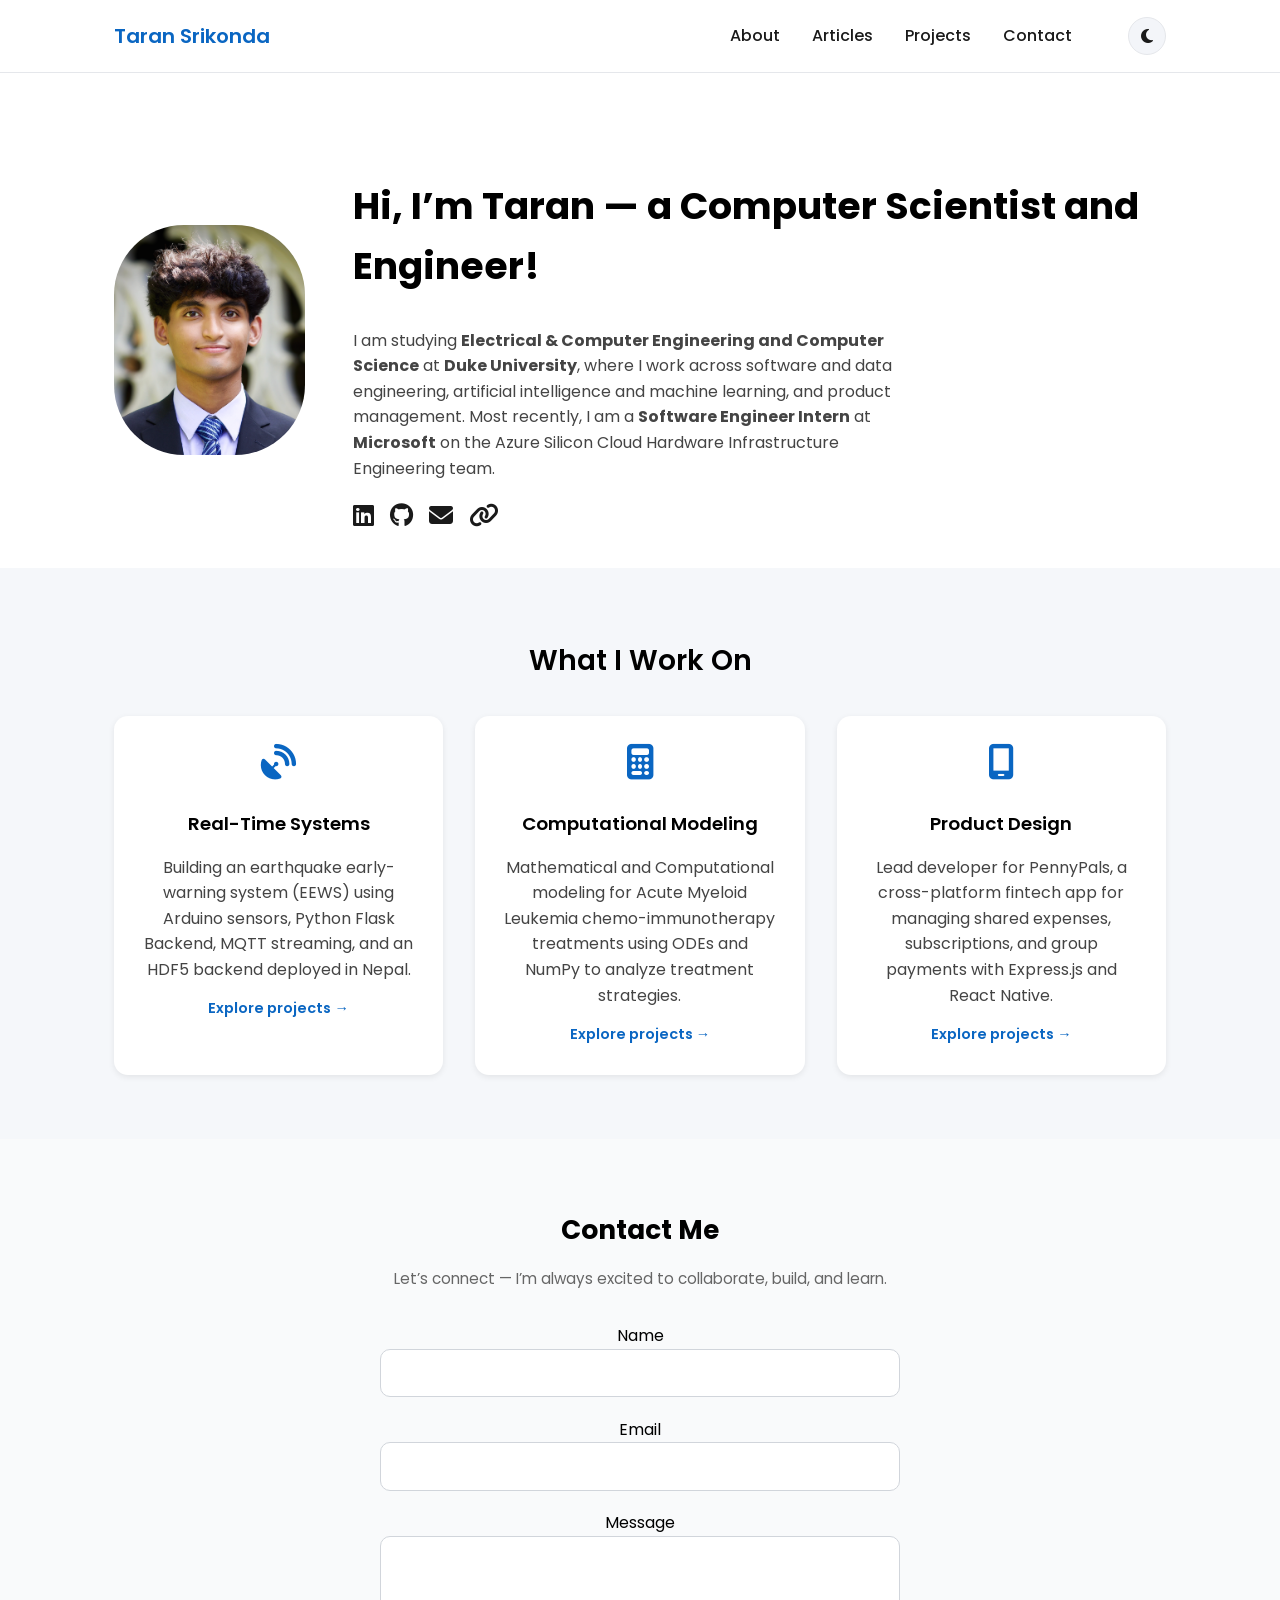
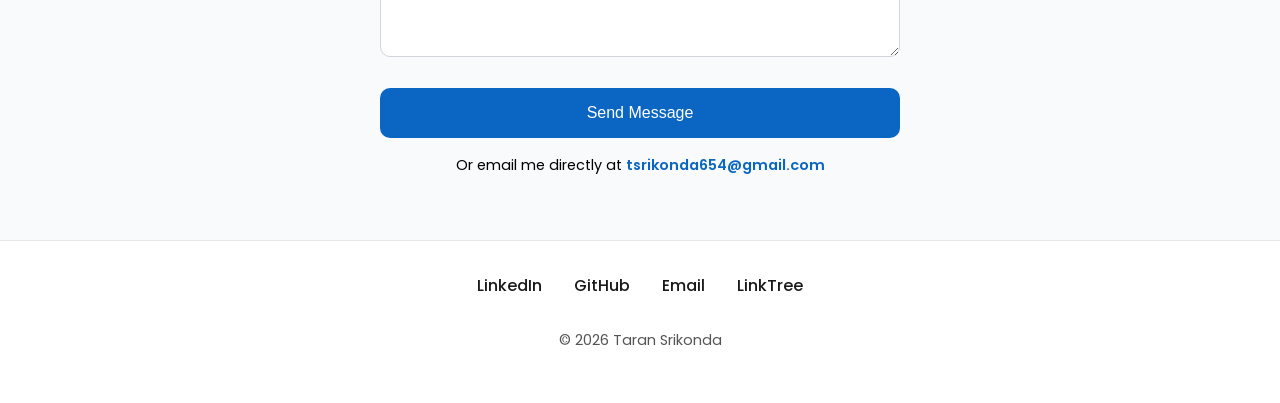
<file: index.html>
<!doctype html>
<html lang="en">
<head>
  <meta charset="utf-8" />
  <meta name="viewport" content="width=device-width, initial-scale=1" />
  <title>Taran Srikonda</title>
  <link rel="stylesheet" href="styles/main1.css">
  <link rel="stylesheet" href="https://cdnjs.cloudflare.com/ajax/libs/font-awesome/6.4.0/css/all.min.css">
  <meta name="description" content="Portfolio of Taran Srikonda — Duke ECE/CS, earthquake early-warning research, AI/ML engineering, product design, and educational work." />
  <script>
    // Apply saved theme before render to avoid flash
    if (localStorage.getItem('theme') === 'dark') {
      document.documentElement.classList.add('dark-preload');
    }
  </script>
  <style>
    html.dark-preload body { background-color: #0f1419; }
  </style>
</head>

<body>

<header>
  <div class="container nav-container">
    <a class="brand" href="/" aria-label="Home">Taran Srikonda</a>

    <button class="hamburger" aria-label="Open menu">
      <span></span>
      <span></span>
      <span></span>
    </button>

    <ul id="site-nav" class="nav__list" role="menubar">
      <li><a href="about.html">About</a></li>
      <li><a href="articles.html">Articles</a></li>
      <li><a href="projects.html">Projects</a></li>
      <li><a href="index.html#contact" class="nav__cta">Contact</a></li>
      <li>
        <button class="theme-toggle" aria-label="Toggle dark mode">
          <i class="fas fa-moon"></i>
        </button>
      </li>
    </ul>

    <nav class="nav-overlay">
      <button class="close-btn" aria-label="Close menu">&times;</button>
      <ul>
        <li><a href="about.html">About</a></li>
        <li><a href="articles.html">Articles</a></li>
        <li><a href="projects.html">Projects</a></li>
        <li><a href="index.html#contact">Contact</a></li>
      </ul>
    </nav>
  </div>
</header>

<main>
  <section class="hero">
    <div class="container hero__inner">

      <div class="hero__photo">
        <img src="img/professionalphoto.png" alt="Taran Srikonda profile picture">
      </div>

      <div class="hero__content">
        <h1 class="hero__title">Hi, I’m Taran — a Computer Scientist and Engineer!</h1>
        <p class="hero__lede">
          I am studying <strong>Electrical & Computer Engineering and Computer Science</strong> at <strong>Duke University</strong>, where I work across 
          software and data engineering, artificial intelligence and machine learning, and product management. Most recently, I am a <strong>Software Engineer Intern</strong> at <strong>Microsoft</strong> on the Azure Silicon Cloud Hardware Infrastructure Engineering team.
        </p>

        <div class="social-links">
          <a href="https://www.linkedin.com/in/taran-srikonda-ab4564234" target="_blank"><i class="fab fa-linkedin"></i></a>
          <a href="https://github.com/tarans65" target="_blank"><i class="fab fa-github"></i></a>
          <a href="mailto:tsrikonda654@gmail.com"><i class="fas fa-envelope"></i></a>
          <a href="https://linktr.ee/Taran_Sr" target="_blank"> <i class="fas fa-link"></i> </a>

          
        </div>
      </div>

    </div>
  </section>

  <section class="resources">
  <div class="container">
    <h2 class="resources__title">What I Work On</h2>

    <div class="work-grid">

      <div class="work-card">
        <i class="fa-solid fa-satellite-dish work-icon"></i>
        <h3 class="work-title">Real-Time Systems</h3>
        <p>
          Building an earthquake early-warning system (EEWS) using Arduino sensors, Python Flask Backend, MQTT streaming,
          and an HDF5 backend deployed in Nepal.
        </p>
        <a href="projects.html" class="work-link">Explore projects →</a>
      </div>

      <div class="work-card">
        <i class="fa-solid fa-calculator work-icon"></i>
        <h3 class="work-title">Computational Modeling</h3>
        <p>
          Mathematical and Computational modeling for Acute Myeloid Leukemia chemo-immunotherapy treatments using ODEs and NumPy to analyze treatment strategies.
        </p>
        <a href="projects.html#amlmodel" class="work-link">Explore projects →</a>
      </div>


      <div class="work-card">
        <i class="fa-solid fa-mobile-screen work-icon"></i>
        <h3 class="work-title">Product Design</h3>
        <p> 
          Lead developer for PennyPals, a cross-platform fintech app for managing shared expenses, subscriptions, and group payments with Express.js and React Native.
        </p>
        <a href="projects.html#pennypals" class="work-link">Explore projects →</a>
      </div>


    </div>
  </div>
</section>


<section id="contact">
  <div class="contact-container">
    <h2>Contact Me</h2>
    <p class="contact-subtitle">Let’s connect — I’m always excited to collaborate, build, and learn.</p>

    <form action="https://formspree.io/f/mqarlvpv" method="POST" class="contact-form">
      <label>Name</label>
      <input type="text" name="name" required>

      <label>Email</label>
      <input type="email" name="email" required>

      <label>Message</label>
      <textarea name="message" rows="5" required></textarea>

      <button type="submit">Send Message</button>
    </form>

    <p class="direct-email">
      Or email me directly at 
      <a href="mailto:tsrikonda654@gmail.com">tsrikonda654@gmail.com</a>
    </p>
  </div>
</section>


</main>

<footer>
  <div class="footer__inner">

    <div class="footer-links">
      <a href="https://www.linkedin.com/in/taran-srikonda-ab4564234" target="_blank">LinkedIn</a>
      <a href="https://github.com/tarans65" target="_blank">GitHub</a>
      <a href="mailto:tsrikonda654@gmail.com">Email</a>
      <a href="https://linktr.ee/Taran_Sr" target="_blank">LinkTree</a>
    </div>

    <p class="footer-copy">© 2026 Taran Srikonda</p>

  </div>
</footer>

<script>
  const hamburger = document.querySelector('.hamburger');
  const navOverlay = document.querySelector('.nav-overlay');
  const closeBtn = document.querySelector('.close-btn');

  hamburger.addEventListener('click', () => {
    navOverlay.classList.add('active');
    hamburger.classList.add('hide');
  });

  closeBtn.addEventListener('click', () => {
    navOverlay.classList.remove('active');
    hamburger.classList.remove('hide');
  });
</script>

<!-- DARK MODE TOGGLE SCRIPT -->
<script>
  (function () {
    const body = document.body;
    const toggle = document.querySelector('.theme-toggle');
    const icon = toggle ? toggle.querySelector('i') : null;

    // Apply saved theme on load
    document.documentElement.classList.remove('dark-preload');
    if (localStorage.getItem('theme') === 'dark') {
      body.classList.add('dark');
      if (icon) { icon.classList.remove('fa-moon'); icon.classList.add('fa-sun'); }
    }

    if (toggle) {
      toggle.addEventListener('click', () => {
        // brief morph animation
        toggle.classList.add('switching');
        setTimeout(() => {
          const isDark = body.classList.toggle('dark');
          localStorage.setItem('theme', isDark ? 'dark' : 'light');
          if (icon) {
            icon.classList.toggle('fa-moon', !isDark);
            icon.classList.toggle('fa-sun', isDark);
          }
          toggle.classList.remove('switching');
        }, 200);
      });
    }
  })();
</script>

</body>
</html>
</file>
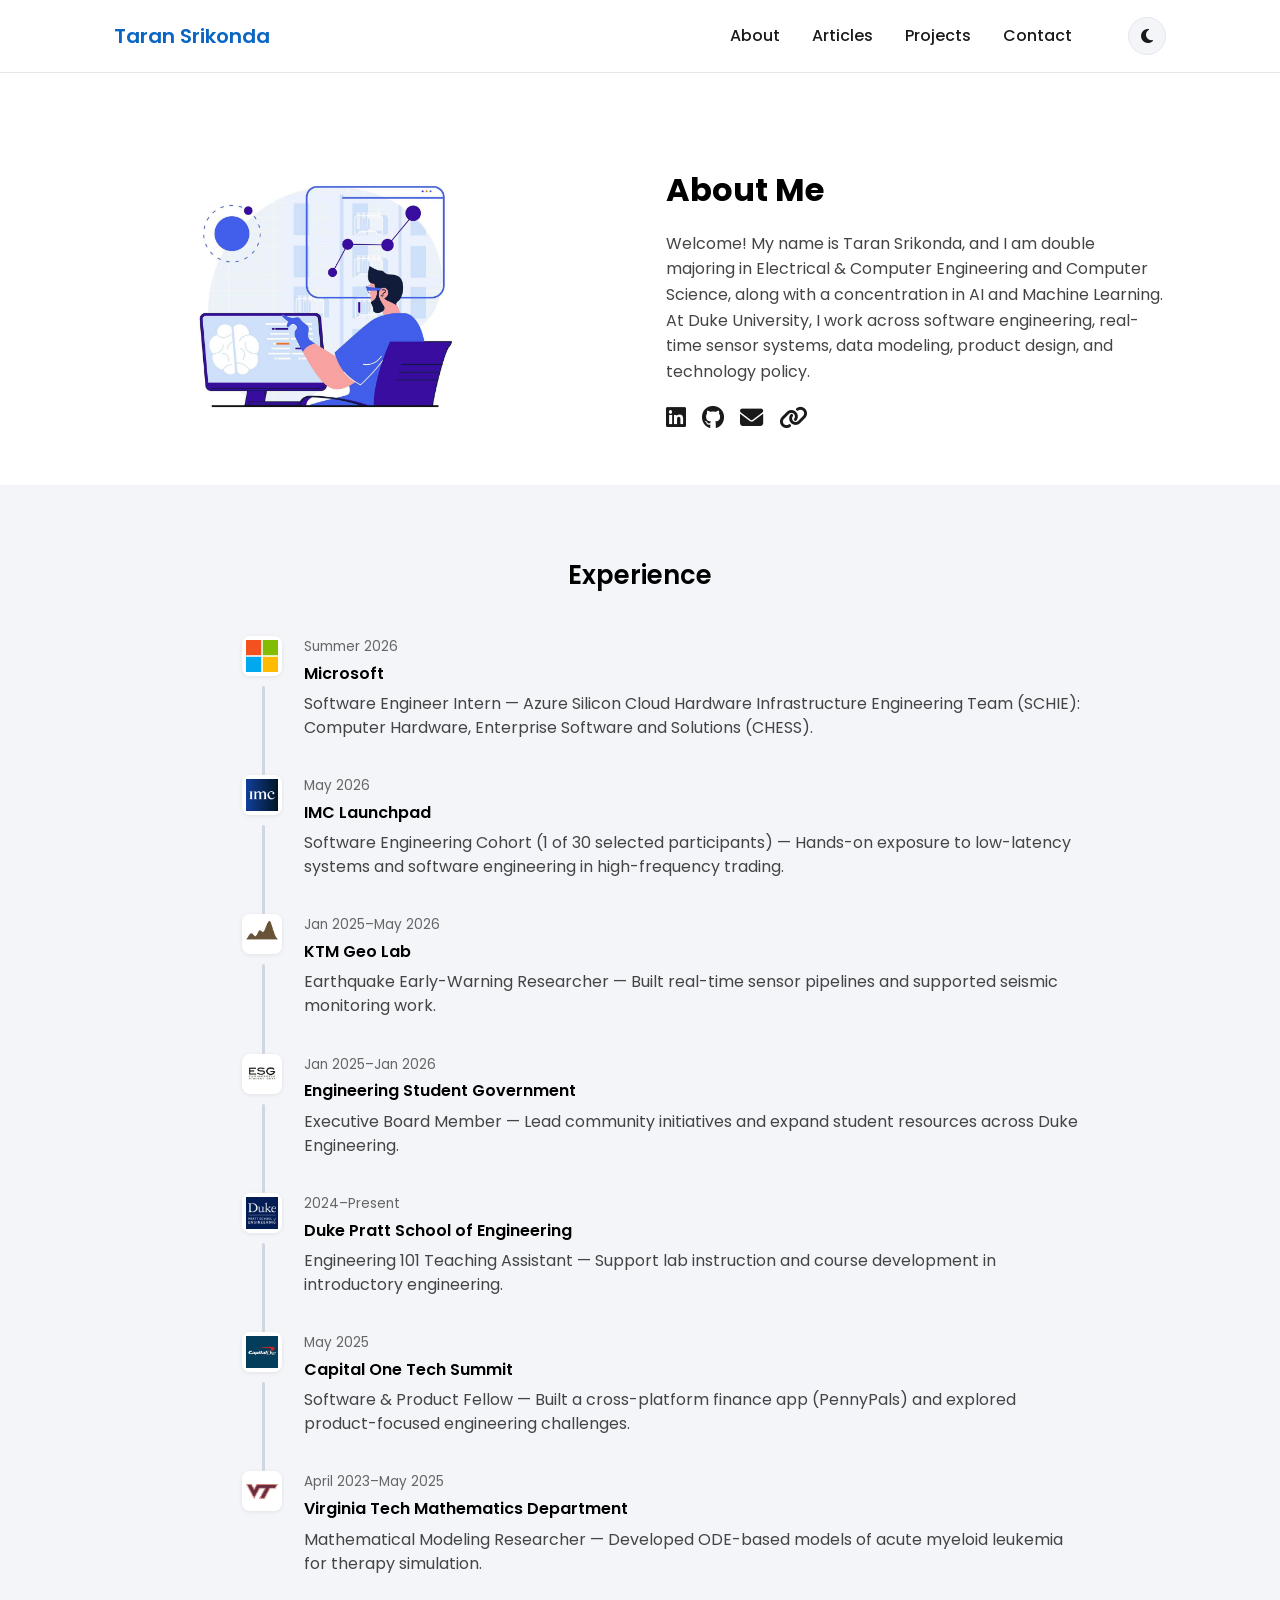
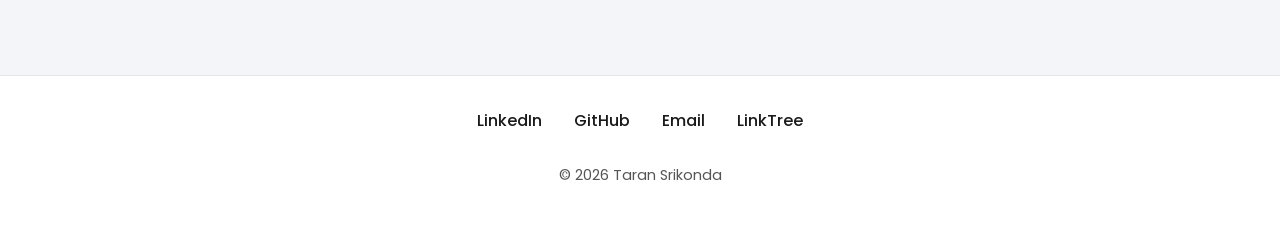
<file: about.html>
<!doctype html>
<html lang="en">
<head>
  <meta charset="utf-8" />
  <meta name="viewport" content="width=device-width, initial-scale=1" />
  <title>About — Taran Srikonda</title>
  <meta name="description" content="About Taran Srikonda — Duke ECE/CS student working on EEWS technology, computational biology, and product development." />
  <link rel="stylesheet" href="styles/main1.css" />
  <link rel="stylesheet" href="https://cdnjs.cloudflare.com/ajax/libs/font-awesome/6.4.0/css/all.min.css">
  <script>
    if (localStorage.getItem('theme') === 'dark') {
      document.documentElement.classList.add('dark-preload');
    }
  </script>
  <style>
    html.dark-preload body { background-color: #0f1419; }

    /* Override timeline styles to create gaps between icons */
    .timeline::before {
      display: none !important;
    }

    .timeline-item::before {
      content: "";
      position: absolute;
      left: 12px;
      top: 50px;
      bottom: -2.2rem;
      width: 3px;
      background: #d0d7e2;
      border-radius: 2px;
      z-index: 0;
    }

    .timeline-item:last-child::before {
      display: none;
    }

    .timeline-item .timeline-icon {
      position: relative;
      flex-shrink: 0;
      z-index: 2;
    }

    body.dark .timeline-item::before {
      background: #30363d;
    }
  </style>
</head>

<body>
  <header>
    <div class="container nav-container">
      <a class="brand" href="index.html" aria-label="Home">Taran Srikonda</a>

      <button class="hamburger" aria-label="Open menu">
        <span></span>
        <span></span>
        <span></span>
      </button>

      <ul class="nav__list" role="menubar">
        <li><a href="about.html">About</a></li>
        <li><a href="articles.html">Articles</a></li>
        <li><a href="projects.html">Projects</a></li>
        <li><a role="menuitem" href="index.html#contact" class="nav__cta">Contact</a></li>
        <li>
          <button class="theme-toggle" aria-label="Toggle dark mode">
            <i class="fas fa-moon"></i>
          </button>
        </li>
      </ul>

      <nav class="nav-overlay">
        <button class="close-btn" aria-label="Close menu">&times;</button>
        <ul role="menubar">
          <li><a href="about.html">About</a></li>
          <li><a href="articles.html">Articles</a></li>
          <li><a href="projects.html">Projects</a></li>
          <li><a href="index.html#contact">Contact</a></li>
        </ul>
      </nav>
    </div>
  </header>

  <main>

    <section class="about-hero">
      <div class="container about-flex">
        <img src="img/scientist.png" alt="Scientist illustration" class="about-illustration">

        <div class="about-text">
          <h2>About Me</h2>
          <p>
            Welcome! My name is Taran Srikonda, and I am double majoring in Electrical & Computer Engineering and Computer Science, along with a concentration in AI and Machine Learning. At Duke University,
            I work across software engineering, real-time sensor systems, data modeling,
            product design, and technology policy.
          </p>

          <div class="social-links">
            <a href="https://www.linkedin.com/in/taran-srikonda-ab4564234" target="_blank"><i class="fab fa-linkedin"></i></a>
            <a href="https://github.com/tarans65" target="_blank"><i class="fab fa-github"></i></a>
            <a href="mailto:tsrikonda654@gmail.com"><i class="fas fa-envelope"></i></a>
            <a href="https://linktr.ee/Taran_Sr" target="_blank"><i class="fas fa-link"></i></a>
          </div>
        </div>
      </div>
    </section>

    <!-- Experience Timeline -->
    <section class="experience">
      <h2 class="experience__title">Experience</h2>

      <div class="timeline">

        <!-- Microsoft -->
        <div class="timeline-item">
          <div class="timeline-icon">
            <img src="img/microsoft.png" alt="Microsoft">
          </div>
          <div>
            <div class="timeline-date">Summer 2026</div>
            <div class="timeline-content">
              <h3>Microsoft</h3>
              <p>Software Engineer Intern — Azure Silicon Cloud Hardware Infrastructure Engineering Team (SCHIE): Computer Hardware, Enterprise Software and Solutions (CHESS).</p>
            </div>
          </div>
        </div>

        <!-- IMC Launchpad -->
        <div class="timeline-item">
          <div class="timeline-icon">
            <img src="img/imc.png" alt="IMC Launchpad">
          </div>
          <div>
            <div class="timeline-date">May 2026</div>
            <div class="timeline-content">
              <h3>IMC Launchpad</h3>
              <p>Software Engineering Cohort (1 of 30 selected participants) — Hands-on exposure to low-latency systems and software engineering in high-frequency trading.</p>
            </div>
          </div>
        </div>

        <!-- KTM GeoLab -->
        <div class="timeline-item">
          <div class="timeline-icon">
            <img src="img/KTMGEOLABPNG.png" alt="KTM GeoLab">
          </div>
          <div>
            <div class="timeline-date">Jan 2025–May 2026</div>
            <div class="timeline-content">
              <h3>KTM Geo Lab</h3>
              <p>Earthquake Early-Warning Researcher — Built real-time sensor pipelines and supported seismic monitoring work.</p>
            </div>
          </div>
        </div>

        <!-- ESG -->
        <div class="timeline-item">
          <div class="timeline-icon">
            <img src="img/dukeesg.jpg" alt="Engineering Student Government">
          </div>
          <div>
            <div class="timeline-date">Jan 2025–Jan 2026</div>
            <div class="timeline-content">
              <h3>Engineering Student Government</h3>
              <p>Executive Board Member — Lead community initiatives and expand student resources across Duke Engineering.</p>
            </div>
          </div>
        </div>

        <!-- Duke Pratt -->
        <div class="timeline-item">
          <div class="timeline-icon">
            <img src="img/PrattEngineeringAssistant.jpg" alt="Duke Pratt School of Engineering">
          </div>
          <div>
            <div class="timeline-date">2024–Present</div>
            <div class="timeline-content">
              <h3>Duke Pratt School of Engineering</h3>
              <p>Engineering 101 Teaching Assistant — Support lab instruction and course development in introductory engineering.</p>
            </div>
          </div>
        </div>

        <!-- Capital One -->
        <div class="timeline-item">
          <div class="timeline-icon">
            <img src="img/CapitalOne.jpg" alt="Capital One">
          </div>
          <div>
            <div class="timeline-date">May 2025</div>
            <div class="timeline-content">
              <h3>Capital One Tech Summit</h3>
              <p>Software & Product Fellow — Built a cross-platform finance app (PennyPals) and explored product-focused engineering challenges.</p>
            </div>
          </div>
        </div>

        <!-- Virginia Tech -->
        <div class="timeline-item">
          <div class="timeline-icon">
            <img src="img/virginiatech.png" alt="Virginia Tech">
          </div>
          <div>
            <div class="timeline-date">April 2023–May 2025</div>
            <div class="timeline-content">
              <h3>Virginia Tech Mathematics Department</h3>
              <p>Mathematical Modeling Researcher — Developed ODE-based models of acute myeloid leukemia for therapy simulation.</p>
            </div>
          </div>
        </div>

      </div>
    </section>

  </main>

  <footer>
    <div class="footer__inner">
      <div class="footer-links">
        <a href="https://www.linkedin.com/in/taran-srikonda-ab4564234" target="_blank">LinkedIn</a>
        <a href="https://github.com/tarans65" target="_blank">GitHub</a>
        <a href="mailto:tsrikonda654@gmail.com">Email</a>
        <a href="https://linktr.ee/Taran_Sr" target="_blank">LinkTree</a>
      </div>

      <p class="footer-copy">© 2026 Taran Srikonda</p>
    </div>
  </footer>

  <script>
    const hamburger = document.querySelector('.hamburger');
    const navOverlay = document.querySelector('.nav-overlay');
    const closeBtn = document.querySelector('.close-btn');

    hamburger.addEventListener('click', () => {
      navOverlay.classList.add('active');
      hamburger.classList.add('hide');
    });

    closeBtn.addEventListener('click', () => {
      navOverlay.classList.remove('active');
      hamburger.classList.remove('hide');
    });
  </script>

  <!-- DARK MODE TOGGLE SCRIPT -->
  <script>
    (function () {
      const body = document.body;
      const toggle = document.querySelector('.theme-toggle');
      const icon = toggle ? toggle.querySelector('i') : null;

      document.documentElement.classList.remove('dark-preload');
      if (localStorage.getItem('theme') === 'dark') {
        body.classList.add('dark');
        if (icon) { icon.classList.remove('fa-moon'); icon.classList.add('fa-sun'); }
      }

      if (toggle) {
        toggle.addEventListener('click', () => {
          toggle.classList.add('switching');
          setTimeout(() => {
            const isDark = body.classList.toggle('dark');
            localStorage.setItem('theme', isDark ? 'dark' : 'light');
            if (icon) {
              icon.classList.toggle('fa-moon', !isDark);
              icon.classList.toggle('fa-sun', isDark);
            }
            toggle.classList.remove('switching');
          }, 200);
        });
      }
    })();
  </script>

</body>
</html>
</file>
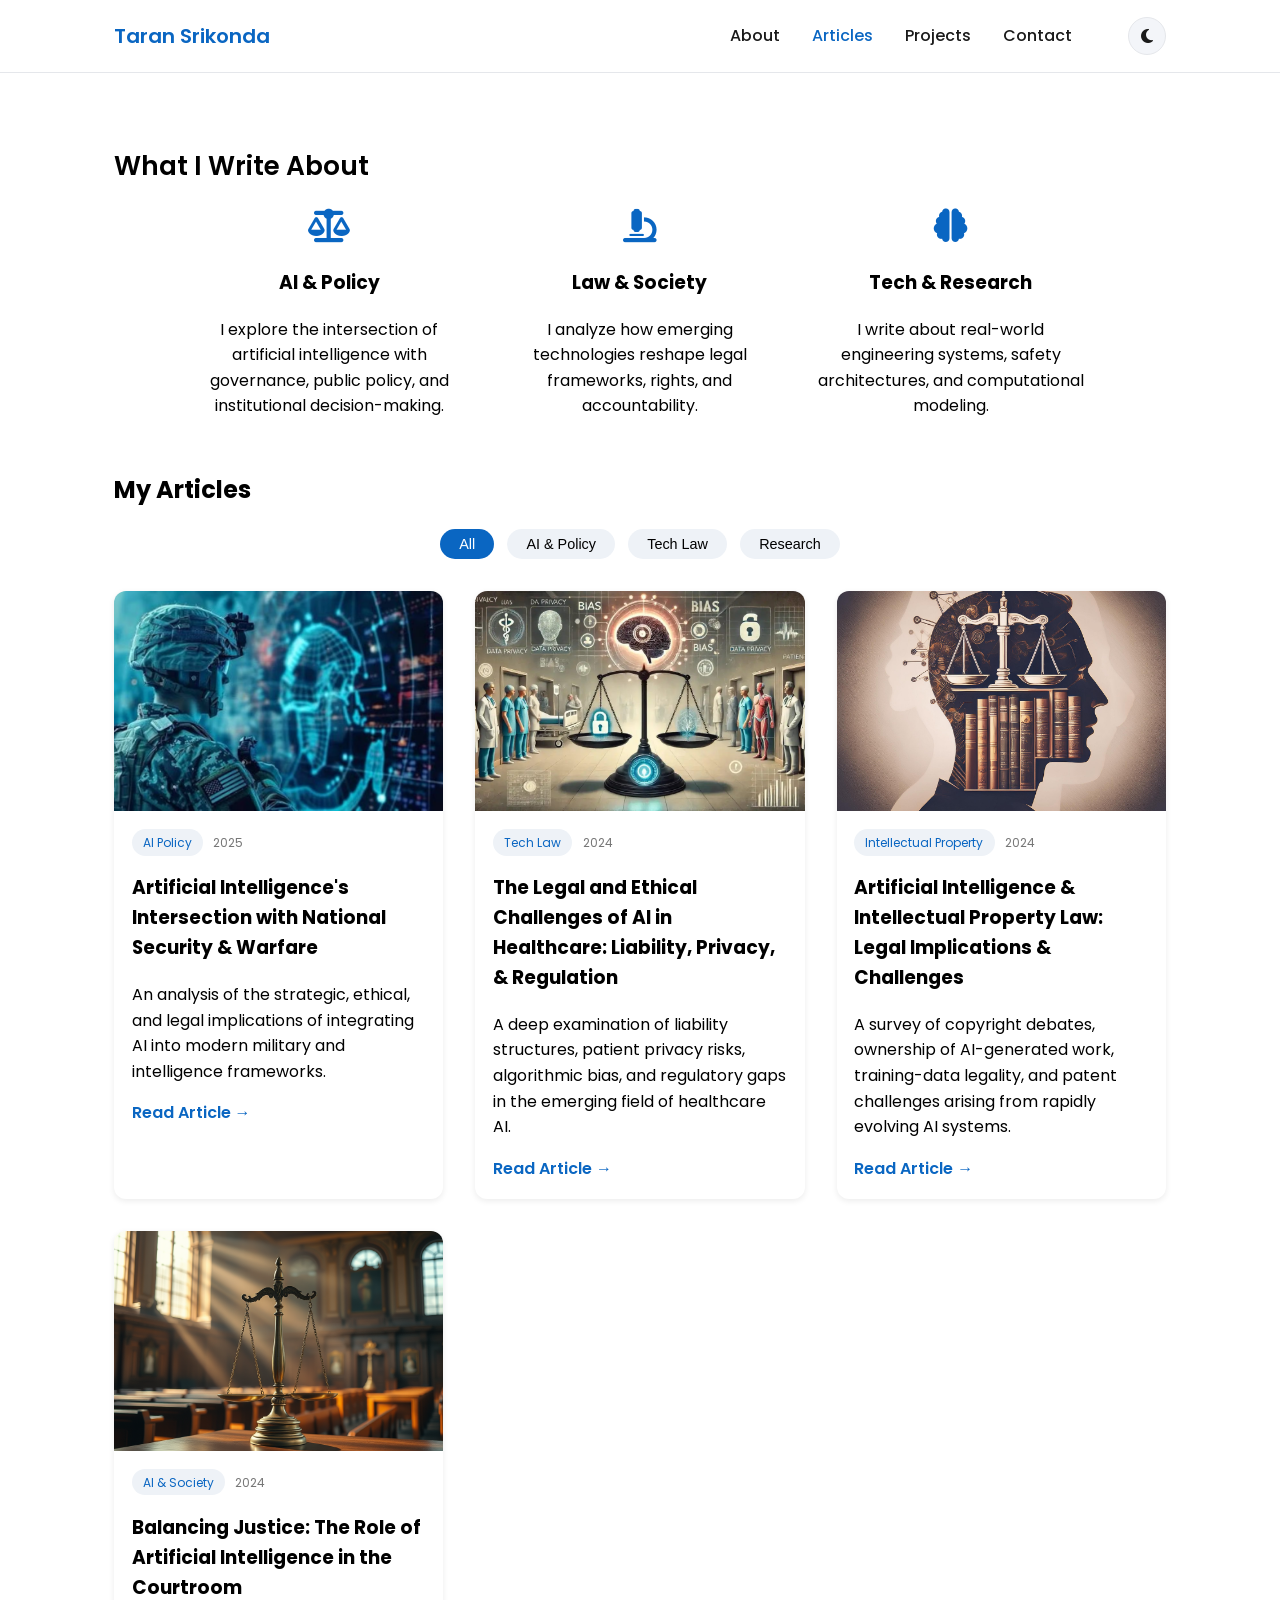
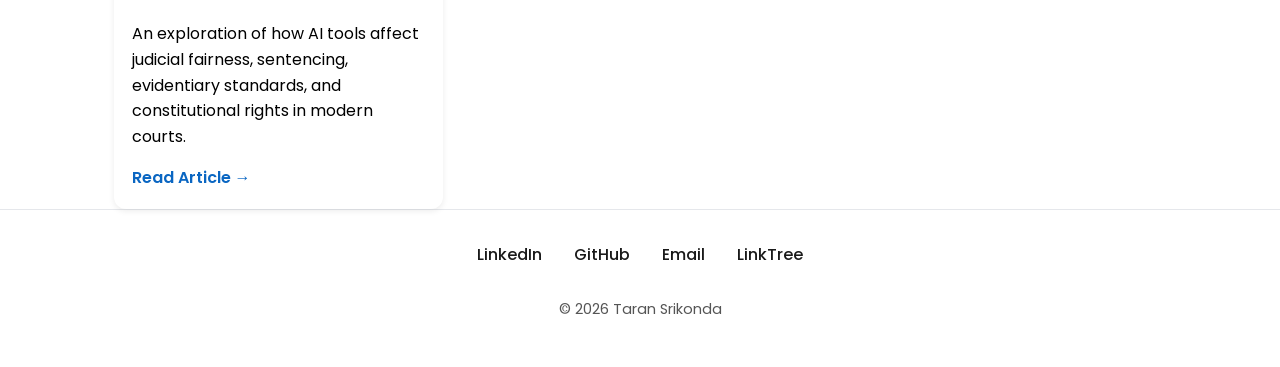
<file: articles.html>
<!doctype html>
<html lang="en">

<head>
  <meta charset="utf-8" />
  <meta name="viewport" content="width=device-width, initial-scale=1" />
  <title>Articles — Taran Srikonda</title>
  <link rel="stylesheet" href="styles/main1.css">
  <link rel="stylesheet"
    href="https://cdnjs.cloudflare.com/ajax/libs/font-awesome/6.4.0/css/all.min.css">
  <meta name="description"
    content="Articles by Taran Srikonda on AI policy, national security, law, healthcare, and governance." />
  <script>
    if (localStorage.getItem('theme') === 'dark') {
      document.documentElement.classList.add('dark-preload');
    }
  </script>
  <style>
    html.dark-preload body { background-color: #0f1419; }
  </style>
</head>

<body>

  <!-- HEADER -->
  <header>
    <div class="container nav-container">
      <a class="brand" href="index.html" aria-label="Home">Taran Srikonda</a>

      <button class="hamburger" aria-label="Open menu">
        <span></span>
        <span></span>
        <span></span>
      </button>

      <ul class="nav__list">
        <li><a href="about.html">About</a></li>
        <li><a class="active" href="articles.html">Articles</a></li>
        <li><a href="projects.html">Projects</a></li>
        <li><a href="index.html#contact">Contact</a></li>
        <li>
          <button class="theme-toggle" aria-label="Toggle dark mode">
            <i class="fas fa-moon"></i>
          </button>
        </li>
      </ul>

      <nav class="nav-overlay">
        <button class="close-btn">&times;</button>
        <ul>
          <li><a href="about.html">About</a></li>
          <li><a href="articles.html">Articles</a></li>
          <li><a href="projects.html">Projects</a></li>
          <li><a href="index.html#contact">Contact</a></li>
        </ul>
      </nav>
    </div>
  </header>


  <!-- WHAT I WRITE ABOUT SECTION -->
  <section class="article-intro">
    <div class="container">
      <h2 class="section-title">What I Write About</h2>

      <div class="write-about-grid">

        <div class="write-about-item">
          <i class="fa-solid fa-scale-balanced icon"></i>
          <h3>AI & Policy</h3>
          <p>
            I explore the intersection of artificial intelligence with governance, public policy,
            and institutional decision-making.
          </p>
        </div>

        <div class="write-about-item">
          <i class="fa-solid fa-microscope icon"></i>
          <h3>Law & Society</h3>
          <p>
            I analyze how emerging technologies reshape legal frameworks, rights, and accountability.
          </p>
        </div>

        <div class="write-about-item">
          <i class="fa-solid fa-brain icon"></i>
          <h3>Tech & Research</h3>
          <p>
            I write about real-world engineering systems, safety architectures, and computational modeling.
          </p>
        </div>

      </div>
    </div>
  </section>


  <!-- FILTER TABS -->
  <section class="articles-section">
    <div class="container">

      <h2 class="library-title">My Articles</h2>

      <div class="article-filters">
        <button class="filter-btn active" data-filter="all">All</button>
        <button class="filter-btn" data-filter="policy">AI & Policy</button>
        <button class="filter-btn" data-filter="law">Tech Law</button>
        <button class="filter-btn" data-filter="research">Research</button>
      </div>

      <!-- ARTICLE GRID -->
      <div class="article-grid modern-grid">

        <!-- 1. National Security & Warfare -->
        <article class="article-card policy">
          <img src="img/AI's intersection with national security.avif" alt="AI National Security Article">
          <div class="article-content">
            <span class="tag policy">AI Policy</span>
            <span class="date">2025</span>
            <h3>Artificial Intelligence's Intersection with National Security & Warfare</h3>
            <p>
              An analysis of the strategic, ethical, and legal implications of integrating AI
              into modern military and intelligence frameworks.
            </p>
            <a href="https://www.dukeundergraduatelawreview.com/online-journal/artificial-intelligences-intersection-with-national-security-amp-warfare"
              target="_blank" class="read-more">Read Article →</a>
          </div>
        </article>

        <!-- 2. AI in Healthcare -->
        <article class="article-card law">
          <img src="img/TheLegalandEthicalChallengesofAIInHealthcare.jpg" alt="AI Healthcare Law Article">
          <div class="article-content">
            <span class="tag law">Tech Law</span>
            <span class="date">2024</span>
            <h3>The Legal and Ethical Challenges of AI in Healthcare: Liability, Privacy, & Regulation</h3>
            <p>
              A deep examination of liability structures, patient privacy risks, algorithmic bias,
              and regulatory gaps in the emerging field of healthcare AI.
            </p>
            <a href="https://www.dukeundergraduatelawreview.com/online-journal/the-legal-and-ethical-challenges-of-ai-in-healthcare-liability-privacy-and-regulatory-frameworks"
              target="_blank" class="read-more">Read Article →</a>
          </div>
        </article>

        <!-- 3. Intellectual Property Law -->
        <article class="article-card law">
          <img src="img/AI and IP Law exploring legal implications.jpeg" alt="AI IP Law Article">
          <div class="article-content">
            <span class="tag law">Intellectual Property</span>
            <span class="date">2024</span>
            <h3>Artificial Intelligence & Intellectual Property Law: Legal Implications & Challenges</h3>
            <p>
              A survey of copyright debates, ownership of AI-generated work, training-data legality,
              and patent challenges arising from rapidly evolving AI systems.
            </p>
            <a href="https://www.dukeundergraduatelawreview.com/online-journal/12mh5r50o8blmui5oergqjk8yzsak2"
              target="_blank" class="read-more">Read Article →</a>
          </div>
        </article>

        <!-- 4. AI in the Courtroom -->
        <article class="article-card policy">
          <img src="img/BalancingJustice.png" alt="AI Courtroom Article">
          <div class="article-content">
            <span class="tag policy">AI & Society</span>
            <span class="date">2024</span>
            <h3>Balancing Justice: The Role of Artificial Intelligence in the Courtroom</h3>
            <p>
              An exploration of how AI tools affect judicial fairness, sentencing,
              evidentiary standards, and constitutional rights in modern courts.
            </p>
            <a href="https://www.dukeundergraduatelawreview.com/online-journal/balancing-justice-the-role-of-artificial-intelligence-in-the-courtroom"
              target="_blank" class="read-more">Read Article →</a>
          </div>
        </article>

      </div>
    </div>
  </section>


  <!-- FOOTER -->
  <footer>
    <div class="footer__inner">

      <div class="footer-links">
        <a href="https://www.linkedin.com/in/taran-srikonda-ab4564234" target="_blank">LinkedIn</a>
        <a href="https://github.com/tarans65" target="_blank">GitHub</a>
        <a href="mailto:tsrikonda654@gmail.com">Email</a>
        <a href="https://linktr.ee/Taran_Sr" target="_blank">LinkTree</a>
      </div>

      <p class="footer-copy">© 2026 Taran Srikonda</p>

    </div>
  </footer>


  <!-- FILTER SCRIPT -->
  <script>
    const filterBtns = document.querySelectorAll(".filter-btn");
    const cards = document.querySelectorAll(".article-card");

    filterBtns.forEach(btn => {
      btn.addEventListener("click", () => {

        filterBtns.forEach(b => b.classList.remove("active"));
        btn.classList.add("active");

        const filter = btn.dataset.filter;

        cards.forEach(card => {
          if (filter === "all" || card.classList.contains(filter)) {
            card.style.display = "block";
          } else {
            card.style.display = "none";
          }
        });
      });
    });
  </script>


  <!-- MOBILE NAV SCRIPT -->
  <script>
    const hamburger = document.querySelector('.hamburger');
    const overlay = document.querySelector('.nav-overlay');
    const closeBtn = document.querySelector('.close-btn');

    hamburger.addEventListener('click', () => {
      overlay.classList.add('active');
      hamburger.classList.add('hide');
    });

    closeBtn.addEventListener('click', () => {
      overlay.classList.remove('active');
      hamburger.classList.remove('hide');
    });
  </script>

  <!-- DARK MODE TOGGLE SCRIPT -->
  <script>
    (function () {
      const body = document.body;
      const toggle = document.querySelector('.theme-toggle');
      const icon = toggle ? toggle.querySelector('i') : null;

      document.documentElement.classList.remove('dark-preload');
      if (localStorage.getItem('theme') === 'dark') {
        body.classList.add('dark');
        if (icon) { icon.classList.remove('fa-moon'); icon.classList.add('fa-sun'); }
      }

      if (toggle) {
        toggle.addEventListener('click', () => {
          toggle.classList.add('switching');
          setTimeout(() => {
            const isDark = body.classList.toggle('dark');
            localStorage.setItem('theme', isDark ? 'dark' : 'light');
            if (icon) {
              icon.classList.toggle('fa-moon', !isDark);
              icon.classList.toggle('fa-sun', isDark);
            }
            toggle.classList.remove('switching');
          }, 200);
        });
      }
    })();
  </script>

</body>

</html>
</file>
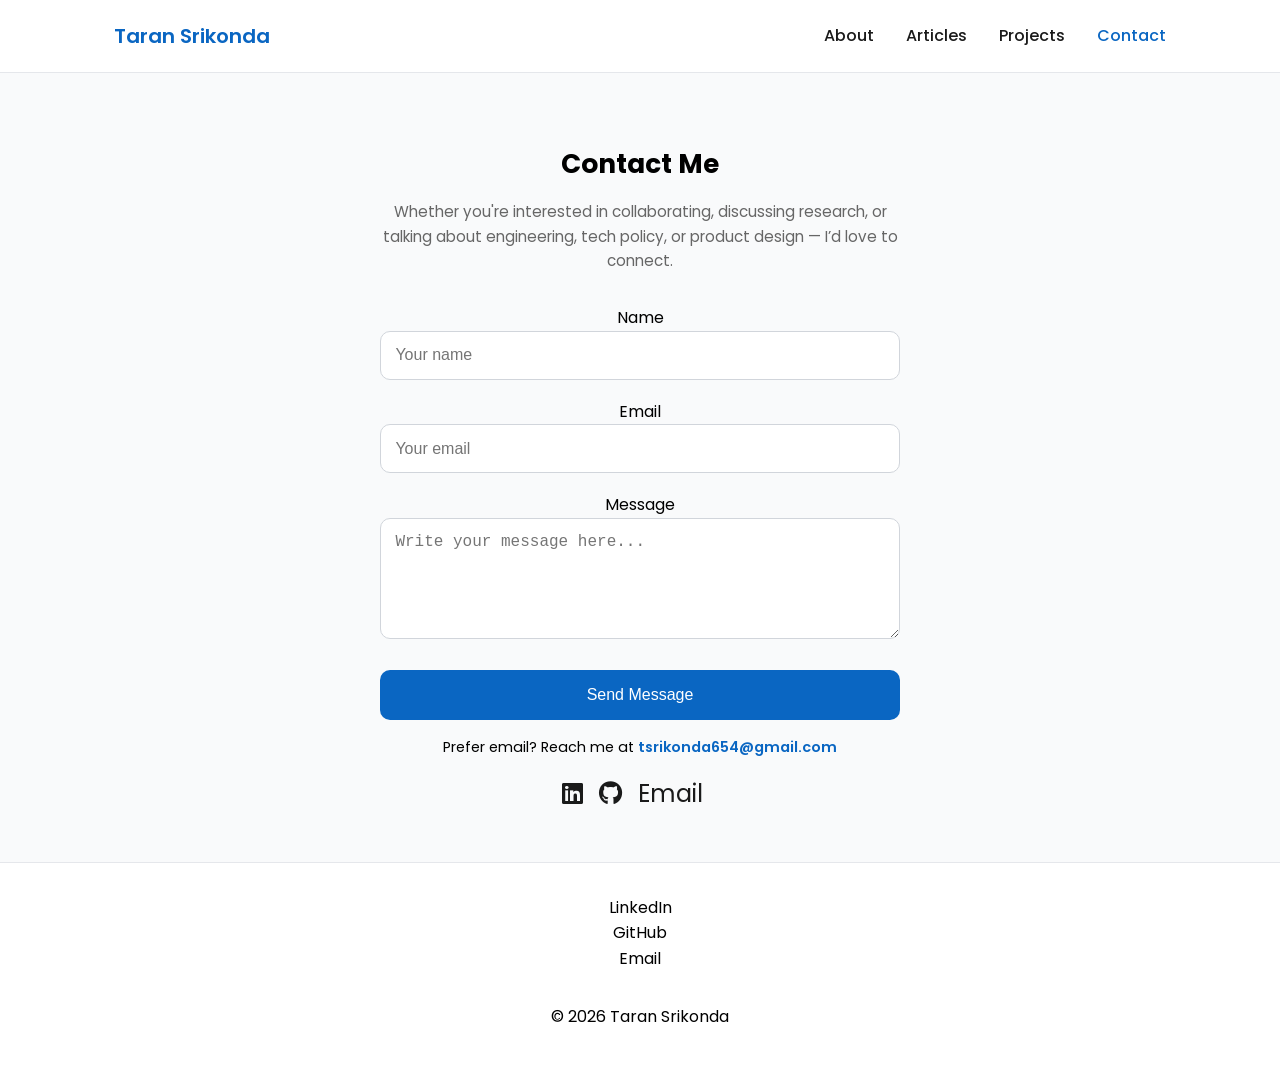
<file: contact.html>
<!doctype html>
<html lang="en">

<head>
  <meta charset="utf-8" />
  <meta name="viewport" content="width=device-width, initial-scale=1" />
  <title>Contact — Taran Srikonda</title>

  <link rel="stylesheet" href="styles/main1.css">
  <link rel="stylesheet"
    href="https://cdnjs.cloudflare.com/ajax/libs/font-awesome/6.4.0/css/all.min.css">

  <meta name="description" content="Contact page for Taran Srikonda — Duke ECE/CS student working in real-time systems, AI, modeling, and product design." />
</head>

<body class="contact-page">

  <header>
    <div class="container nav-container">
      <a class="brand" href="index.html" aria-label="Home">Taran Srikonda</a>

      <button class="hamburger" aria-label="Open menu">
        <span></span>
        <span></span>
        <span></span>
      </button>

      <ul class="nav__list">
        <li><a href="about.html">About</a></li>
        <li><a href="articles.html">Articles</a></li>
        <li><a href="projects.html">Projects</a></li>
        <li><a class="active" href="contact.html">Contact</a></li>
      </ul>

      <nav class="nav-overlay">
        <button class="close-btn">&times;</button>
        <ul>
          <li><a href="about.html">About</a></li>
          <li><a href="articles.html">Articles</a></li>
          <li><a href="projects.html">Projects</a></li>
          <li><a href="contact.html">Contact</a></li>
        </ul>
      </nav>
    </div>
  </header>


  <section id="contact">
    <div class="contact-container">

      <h2>Contact Me</h2>
      <p class="contact-subtitle">
        Whether you're interested in collaborating, discussing research, or talking about engineering, tech policy, or product design — I’d love to connect.
      </p>

      <!-- CONTACT FORM (Formspree) -->
      <form action="https://formspree.io/f/xgvnvaql" method="POST" class="contact-form">
        <label for="name">Name</label>
        <input type="text" name="name" id="name" placeholder="Your name" required>

        <label for="email">Email</label>
        <input type="email" name="email" id="email" placeholder="Your email" required>

        <label for="message">Message</label>
        <textarea name="message" id="message" rows="5" placeholder="Write your message here..." required></textarea>

        <button type="submit">Send Message</button>
      </form>

      <p class="direct-email">
        Prefer email? Reach me at  
        <a href="mailto:tsrikonda654@gmail.com">tsrikonda654@gmail.com</a>
      </p>

      <div class="social-links" style="justify-content:center; margin-top:1rem;">
        <a href="https://www.linkedin.com/in/taran-srikonda-ab4564234" target="_blank"><i class="fab fa-linkedin"></i></a>
        <a href="https://github.com/tarans65" target="_blank"><i class="fab fa-github"></i></a>
        <a href="mailto:tsrikonda654@gmail.com" target="_blank">Email</a>
        <a href="https://linktr.ee/Taran_Sr" target="_blank"><i class="fab fa-linktree"></i></a>

      </div>

    </div>
  </section>


  <footer>
    <div class="container footer__inner">
      <ul class="social">
        <li><a href="https://www.linkedin.com/in/taran-srikonda" target="_blank">LinkedIn</a></li>
        <li><a href="https://github.com/tarans65" target="_blank">GitHub</a></li>
        <li><a href="mailto:tsrikonda654@gmail.com">Email</a></li>
      </ul>
      <p>© <span data-year>2026</span> Taran Srikonda</p>
    </div>
  </footer>


  <!-- JS for hamburger -->
  <script>
    const hamburger = document.querySelector('.hamburger');
    const navOverlay = document.querySelector('.nav-overlay');
    const closeBtn = document.querySelector('.close-btn');

    hamburger.addEventListener('click', () => {
      navOverlay.classList.add('active');
      hamburger.classList.add('hide');
    });

    closeBtn.addEventListener('click', () => {
      navOverlay.classList.remove('active');
      hamburger.classList.remove('hide');
    });
  </script>

</body>

</html>
</file>
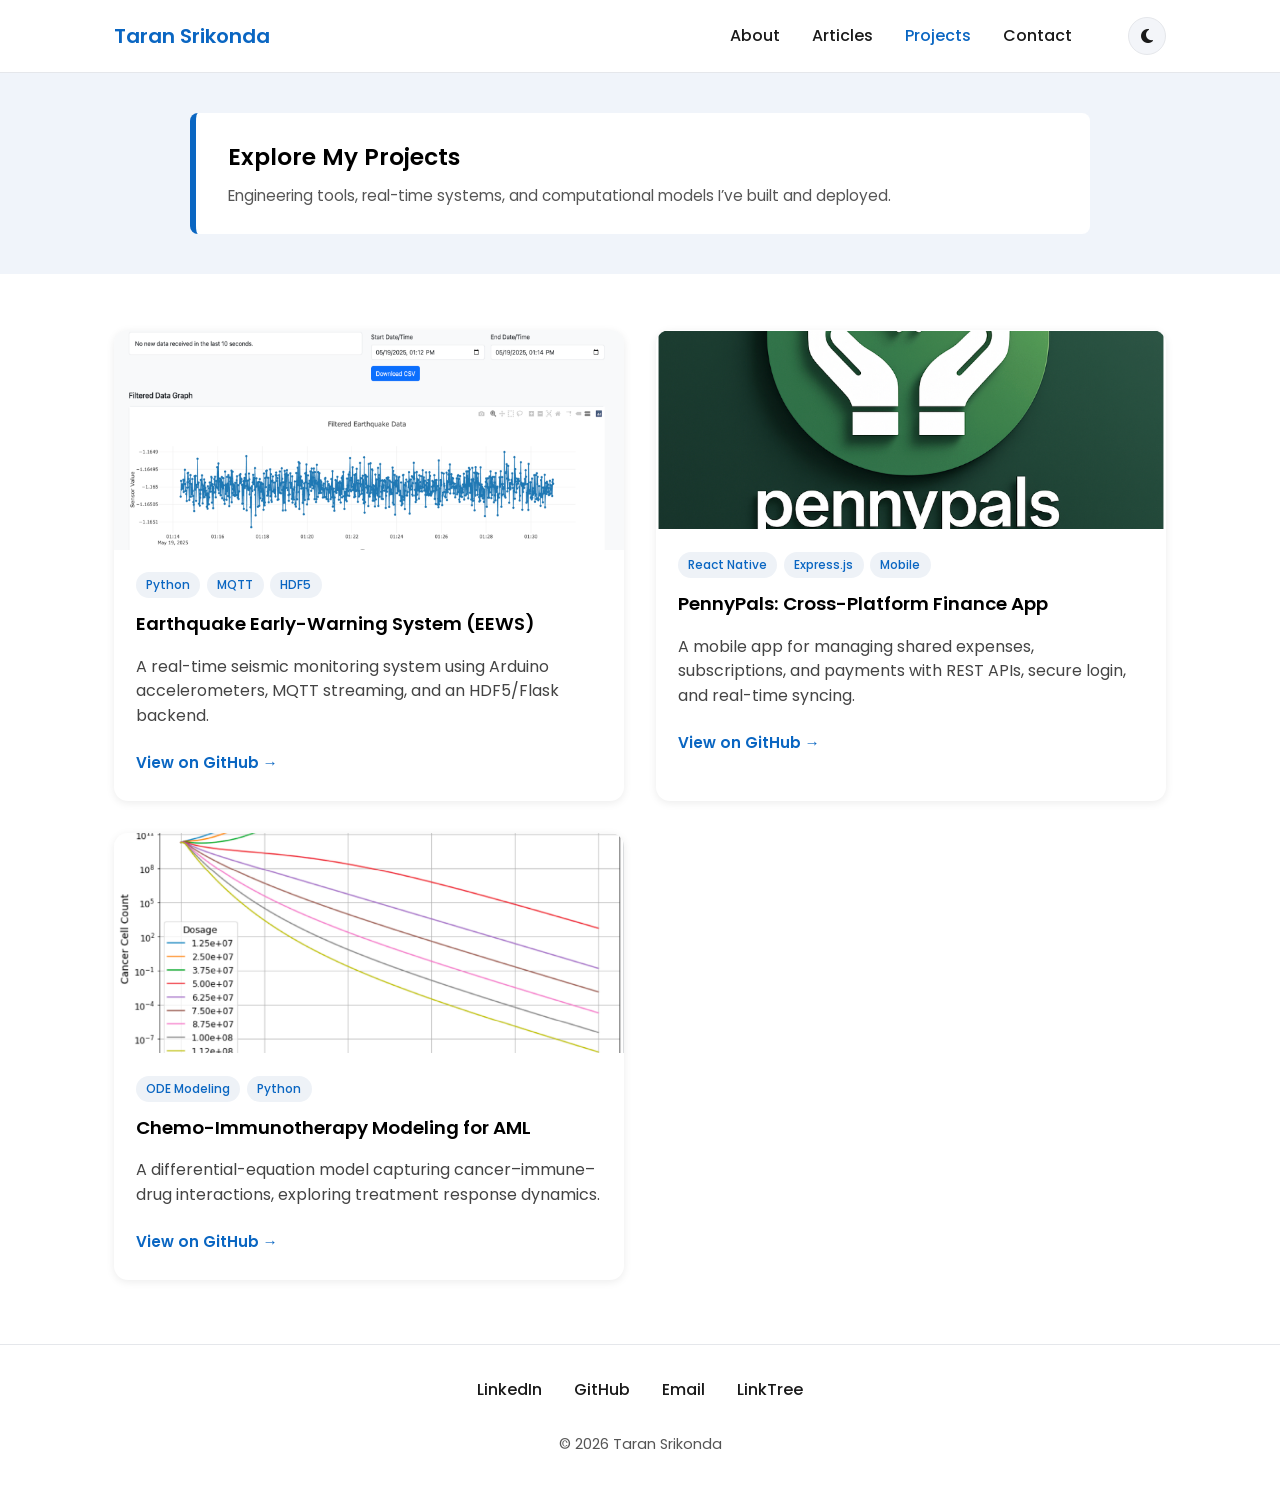
<file: projects.html>
<!doctype html>
<html lang="en">

<head>
  <meta charset="utf-8" />
  <meta name="viewport" content="width=device-width, initial-scale=1" />
  <title>Projects — Taran Srikonda</title>

  <link rel="stylesheet" href="styles/main1.css">
  <link rel="stylesheet" href="https://cdnjs.cloudflare.com/ajax/libs/font-awesome/6.4.0/css/all.min.css">

  <meta name="description"
    content="Engineering, software, modeling, and product projects by Taran Srikonda." />
  <script>
    if (localStorage.getItem('theme') === 'dark') {
      document.documentElement.classList.add('dark-preload');
    }
  </script>
  <style>
    html.dark-preload body { background-color: #0f1419; }
  </style>
</head>

<body>

<header>
  <div class="container nav-container">
    <a class="brand" href="index.html">Taran Srikonda</a>

    <button class="hamburger" aria-label="Open menu">
      <span></span><span></span><span></span>
    </button>

    <ul class="nav__list">
      <li><a href="about.html">About</a></li>
      <li><a href="articles.html">Articles</a></li>
      <li><a class="active" href="projects.html">Projects</a></li>
      <li><a href="index.html#contact" class="nav__cta">Contact</a></li>
      <li>
        <button class="theme-toggle" aria-label="Toggle dark mode">
          <i class="fas fa-moon"></i>
        </button>
      </li>
    </ul>

    <nav class="nav-overlay">
      <button class="close-btn">&times;</button>
      <ul>
        <li><a href="about.html">About</a></li>
        <li><a href="articles.html">Articles</a></li>
        <li><a href="projects.html">Projects</a></li>
        <li><a href="index.html#contact">Contact</a></li>
      </ul>
    </nav>
  </div>
</header>

<main>

  <!-- BANNER -->
  <section class="project-banner">
    <div class="container">
      <div class="project-banner-box">
        <h3>Explore My Projects</h3>
        <p>Engineering tools, real-time systems, and computational models I’ve built and deployed.</p>
      </div>
    </div>
  </section>

  <!-- PROJECT GRID -->
  <section class="project-section">
    <div class="container">
      <div class="project-grid-new">

        <!-- EEW -->
        <div class="proj-card">
          <div class="proj-img">
            <img src="img/EEW.png" alt="EEW System">
          </div>
          <div class="proj-body">
            <div class="proj-tags">
              <span>Python</span><span>MQTT</span><span>HDF5</span>
            </div>
            <h3>Earthquake Early-Warning System (EEWS)</h3>
            <p>A real-time seismic monitoring system using Arduino accelerometers, MQTT streaming, and an HDF5/Flask backend.</p>
            <a class="proj-link" href="https://github.com/tarans65/Earthquake-Early-Warning-Detection-Project" target="_blank">
              View on GitHub →
            </a>
          </div>
        </div>

        <!-- PennyPals -->
        <div class="proj-card">
          <div class="proj-img pennypals">
            <img src="img/PennyPals.png" alt="PennyPals app">
          </div>
          <div class="proj-body">
            <div class="proj-tags">
              <span>React Native</span><span>Express.js</span><span>Mobile</span>
            </div>
            <h3>PennyPals: Cross-Platform Finance App</h3>
            <p>A mobile app for managing shared expenses, subscriptions, and payments with REST APIs, secure login, and real-time syncing.</p>
            <a class="proj-link" href="https://github.com/tarans65/Penny-Pals" target="_blank">
              View on GitHub →
            </a>
          </div>
        </div>

        <!-- AML Modeling -->
        <div class="proj-card">
          <div class="proj-img">
            <img src="img/immunocellresearch.png" alt="Cancer research modeling">
          </div>
          <div class="proj-body">
            <div class="proj-tags">
              <span>ODE Modeling</span><span>Python</span>
            </div>
            <h3>Chemo-Immunotherapy Modeling for AML</h3>
            <p>A differential-equation model capturing cancer–immune–drug interactions, exploring treatment response dynamics.</p>
            <a class="proj-link" href="https://github.com/tarans65/Leukemia-Research" target="_blank">
              View on GitHub →
            </a>
          </div>
        </div>

      </div>
    </div>
  </section>

</main>

<footer>
  <div class="footer__inner">
    <div class="footer-links">
      <a href="https://www.linkedin.com/in/taran-srikonda-ab4564234" target="_blank">LinkedIn</a>
      <a href="https://github.com/tarans65" target="_blank">GitHub</a>
      <a href="mailto:tsrikonda654@gmail.com">Email</a>
      <a href="https://linktr.ee/Taran_Sr" target="_blank">LinkTree</a>
    </div>
    <p class="footer-copy">© 2026 Taran Srikonda</p>
  </div>
</footer>

<script>
  const hamburger = document.querySelector('.hamburger');
  const overlay = document.querySelector('.nav-overlay');
  const closeBtn = document.querySelector('.close-btn');

  hamburger.addEventListener('click', () => {
    overlay.classList.add('active');
    hamburger.classList.add('hide');
  });

  closeBtn.addEventListener('click', () => {
    overlay.classList.remove('active');
    hamburger.classList.remove('hide');
  });
</script>

<!-- DARK MODE TOGGLE SCRIPT -->
<script>
  (function () {
    const body = document.body;
    const toggle = document.querySelector('.theme-toggle');
    const icon = toggle ? toggle.querySelector('i') : null;

    document.documentElement.classList.remove('dark-preload');
    if (localStorage.getItem('theme') === 'dark') {
      body.classList.add('dark');
      if (icon) { icon.classList.remove('fa-moon'); icon.classList.add('fa-sun'); }
    }

    if (toggle) {
      toggle.addEventListener('click', () => {
        toggle.classList.add('switching');
        setTimeout(() => {
          const isDark = body.classList.toggle('dark');
          localStorage.setItem('theme', isDark ? 'dark' : 'light');
          if (icon) {
            icon.classList.toggle('fa-moon', !isDark);
            icon.classList.toggle('fa-sun', isDark);
          }
          toggle.classList.remove('switching');
        }, 200);
      });
    }
  })();
</script>

</body>
</html>
</file>
<file: styles/main1.css>
/* =========================================================
   BASE & GLOBAL STYLES
========================================================= */
@import url('https://fonts.googleapis.com/css2?family=Poppins:wght@400;500;600;700&display=swap');

* {
  box-sizing: border-box;
}

html, body {
  margin: 0;
  padding: 0;
  font-family: 'Poppins', sans-serif;
  line-height: 1.6;
  background-color: #ffffff;
  scroll-behavior: smooth;
}

img {
  max-width: 100%;
  display: block;
}

a {
  color: inherit;
  text-decoration: none;
}

ul {
  padding: 0;
  margin: 0;
  list-style: none;
}

.container {
  max-width: 1100px;
  margin: 0 auto;
  padding: 0 1.5rem;
}


/* =========================================================
   HEADER 
========================================================= */

header {
  background: #fff;
  border-bottom: 1px solid #e5e7eb;
}

header .container {
  height: 72px;
  display: flex;
  justify-content: space-between;
  align-items: center;
}

.brand {
  font-size: 1.25rem;
  font-weight: 600;
  color: #0a66c2;
}

.nav__list {
  display: flex;
  gap: 2rem;
  align-items: center;
}

.nav__list a {
  font-weight: 500;
  color: #1a1a1a;
  transition: 0.2s ease;
}

.nav__list a:hover,
.nav__list .active {
  color: #0a66c2;
}

/* Mobile nav control */
.hamburger {
  display: none;
  flex-direction: column;
  gap: 5px;
  background: none;
  border: none;
  cursor: pointer;
}

.hamburger span {
  width: 26px;
  height: 3px;
  background: #333;
}

.nav-overlay {
  position: fixed;
  top: 0;
  left: -100%;
  width: 100%;
  height: 100%;
  background: #eef2f7;
  padding: 2rem;
  transition: left 0.3s ease;
}

.nav-overlay.active {
  left: 0;
}

.close-btn {
  font-size: 2.25rem;
  border: none;
  background: none;
  cursor: pointer;
  display: block;
  margin-left: auto;
}

.nav-overlay ul li {
  margin: 1.3rem 0;
}

.nav-overlay ul li a {
  font-size: 1.25rem;
  font-weight: 500;
}


/* =========================================================
   HERO (HOME + ABOUT)
========================================================= */

.hero {
  padding: 3rem 0 2rem;
  text-align: center;
}

.hero__inner {
  display: flex;
  justify-content: center;
  align-items: center;
  gap: 3rem;
  text-align: left;
  margin-top: 1.5rem;
}

.hero__photo {
  width: 230px;
  height: 230px;
  border-radius: 70px;
  overflow: hidden;
}

.hero__photo img {
  width: 115%;
  height: 115%;
  object-position: center 20%;
  object-fit: cover;
}

.hero__title {
  font-size: 2.35rem;
  font-weight: 700;
}

.hero__lede {
  max-width: 55ch;
  font-size: 1rem;
  color: #444;
}

.social-links {
  display: flex;
  gap: 16px;
  margin-top: 0.75rem;
}

.social-links a {
  font-size: 1.5rem;
  color: #1a1a1a;
  transition: color 0.2s ease;
}

.social-links a:hover {
  color: #0a66c2;
}


/* =========================================================
   "WHAT I WORK ON" (HOME PAGE)
========================================================= */

.section-title {
  margin-top: 2rem;
  font-size: 1.65rem;
  font-weight: 600;
  text-align: left;
}

.work-item {
  margin-top: 1.5rem;
}

.work-item h3 {
  font-size: 1.1rem;
  font-weight: 600;
}

.work-item p {
  max-width: 70ch;
  color: #444;
}


/* =========================================================
   CONTACT SECTION 
========================================================= */

#contact {
  background: #f9fafb;
  padding: 3rem 1rem;
}

.contact-container {
  max-width: 520px;
  margin: 0 auto;
  text-align: center;
}

.contact-container h2 {
  font-size: 1.65rem;
  margin-bottom: 0.5rem;
}

.contact-subtitle {
  font-size: 0.95rem;
  color: #666;
  margin-bottom: 2rem;
}

.contact-form input,
.contact-form textarea {
  width: 100%;
  font-size: 1rem;
  padding: 0.9rem;
  border: 1px solid #d1d5db;
  border-radius: 10px;
  margin-bottom: 1.2rem;
}

.contact-form button {
  width: 100%;
  padding: 1rem;
  font-size: 1rem;
  background: #0a66c2;
  color: #fff;
  border-radius: 10px;
  border: none;
  cursor: pointer;
  margin-top: 0.3rem;
  transition: 0.2s ease;
}

.contact-form button:hover {
  background: #0957a5;
}

.direct-email {
  margin-top: 1rem;
  font-size: 0.9rem;
}

.direct-email a {
  color: #0a66c2;
  font-weight: 600;
}


/* =========================================================
   ARTICLES PAGE — MODERN STYLE (unchanged)
========================================================= */

.article-intro {
  padding: 2.5rem 0 1rem;
}

.write-about-grid {
  display: grid;
  grid-template-columns: repeat(auto-fit, minmax(260px, 1fr));
  gap: 2rem;
  max-width: 900px;
  margin: 0 auto;
  text-align: center;
}

.write-about-item .icon {
  font-size: 2.1rem;
  color: #0a66c2;
  margin-bottom: 0.4rem;
}

.article-filters {
  display: flex;
  justify-content: center;
  gap: 0.8rem;
  margin-bottom: 2rem;
  flex-wrap: wrap;
}

.filter-btn {
  padding: 0.45rem 1.2rem;
  border-radius: 999px;
  background: #eef2f7;
  border: none;
  cursor: pointer;
  font-size: 0.9rem;
}

.filter-btn.active {
  background: #0a66c2;
  color: white;
}

.modern-grid {
  display: grid;
  grid-template-columns: repeat(auto-fit, minmax(310px, 1fr));
  gap: 2rem;
}

.article-card {
  border-radius: 12px;
  background: white;
  box-shadow: 0 2px 6px rgba(0,0,0,0.08);
  transition: 0.2s ease;
}

.article-card:hover {
  transform: translateY(-4px);
  box-shadow: 0 7px 15px rgba(0,0,0,0.12);
}

/* Ensures all article thumbnails fill the card evenly */
.article-card img {
  width: 100%;
  height: 220px;          /* standard height for uniform grid */
  object-fit: cover;      /* fills the card without distortion */
  object-position: center; /* center crop */
  border-radius: 12px 12px 0 0;
}


.article-content {
  padding: 1.1rem;
}

.tag {
  background: #eef2f7;
  padding: 0.3rem 0.7rem;
  border-radius: 999px;
  font-size: 0.75rem;
  color: #0a66c2;
}

.date {
  font-size: 0.75rem;
  color: #777;
  margin-left: 0.4rem;
}

.read-more {
  color: #0a66c2;
  font-weight: 600;
}


/* =========================================================
   FOOTER 
========================================================= */

footer {
  border-top: 1px solid #e5e7eb;
  padding: 2rem 0;
  text-align: center;
}

.footer__inner {
  display: flex;
  flex-direction: column;
  gap: 1rem;
}

.footer-links {
  display: flex;
  gap: 2rem;
  justify-content: center;
}

.footer-links a {
  font-weight: 500;
  color: #1a1a1a;
}

.footer-links a:hover {
  color: #0a66c2;
}

.footer-copy {
  color: #555;
  font-size: 0.9rem;
}


/* =========================================================
   MOBILE RESPONSIVE
========================================================= */

@media (max-width: 768px) {
  .nav__list {
    display: none;
  }

  .hamburger {
    display: flex;
  }

  .hero__inner {
    flex-direction: column;
    text-align: center;
  }

  .modern-grid {
    grid-template-columns: 1fr;
  }
}
/* ====== HOMEPAGE WORK SECTION (Override Only) ====== */

.resources {
  background: #f5f7fa;
  padding: 3rem 0 4rem;
}

.resources__title {
  text-align: center;
  font-size: 1.75rem;
  font-weight: 600;
  margin-bottom: 2rem;
}

.work-grid {
  display: grid;
  grid-template-columns: repeat(auto-fit, minmax(260px, 1fr));
  gap: 2rem;
}

.work-card {
  background: #ffffff;
  padding: 1.8rem;
  border-radius: 14px;
  text-align: center;
  box-shadow: 0 2px 6px rgba(0,0,0,0.08);
  transition: 0.2s ease;
}

.work-card:hover {
  transform: translateY(-4px);
  box-shadow: 0 7px 14px rgba(0,0,0,0.12);
}

.work-icon {
  font-size: 2.2rem;
  color: #0a66c2;
  margin-bottom: 0.7rem;
}

.work-title {
  font-size: 1.15rem;
  font-weight: 600;
  margin-bottom: 0.5rem;
}

.work-card p {
  color: #444;
  margin-bottom: 0.8rem;
}

.work-link {
  color: #0a66c2;
  font-weight: 600;
  font-size: 0.9rem;
}

.work-link:hover {
  text-decoration: underline;
}

/* =========================================================
   PROJECTS PAGE
========================================================= */

/* Blue shaded header section */
.project-banner {
  background: #f0f4fa; /* light blue tint  */
  padding: 2.5rem 0;
  margin-bottom: 2.5rem;
}

.project-banner-box {
  background: #ffffff;
  border-left: 6px solid #0a66c2;
  padding: 1.6rem 2rem;
  max-width: 900px;
  margin: 0 auto;
  border-radius: 8px;
}

.project-banner-box h3 {
  margin: 0 0 0.5rem 0;
  font-size: 1.45rem;
  font-weight: 600;
}

.project-banner-box p {
  margin: 0;
  color: #555;
  font-size: 0.96rem;
}

/* Projects grid */
.project-section {
  padding: 1rem 0 4rem;
}

.project-grid-new {
  display: grid;
  grid-template-columns: repeat(auto-fit, minmax(380px, 1fr));
  gap: 2rem;
  max-width: 1100px;
  margin: 0 auto;
}

/* Card styling */
.proj-card {
  background: #ffffff;
  border-radius: 14px;
  overflow: hidden;
  box-shadow: 0 2px 8px rgba(0,0,0,0.08);
  transition: 0.25s ease;
}

.proj-card:hover {
  transform: translateY(-4px);
  box-shadow: 0 7px 18px rgba(0,0,0,0.12);
}

/* PERFECT IMAGE FITTING */
.proj-img img {
  width: 100%;
  height: 220px;        /* consistent height */
  object-fit: cover;    /* crop properly */
  object-position: center;
}

/* Card body */
.proj-body {
  padding: 1.35rem 1.35rem 1.6rem;
}

.proj-tags {
  margin-bottom: 0.75rem;
}

.proj-tags span {
  background: #eef2f7;
  color: #0a66c2;
  padding: 0.28rem 0.65rem;
  border-radius: 999px;
  font-size: 0.75rem;
  font-weight: 500;
  margin-right: 0.4rem;
}

.proj-body h3 {
  margin: 0.35rem 0 0.55rem;
  font-size: 1.15rem;
  font-weight: 600;
}

.proj-body p {
  color: #444;
  line-height: 1.55;
  margin-bottom: 1rem;
}

.proj-link {
  color: #0a66c2;
  font-weight: 600;
  font-size: 0.95rem;
  display: inline-block;
  margin-top: 0.4rem;
}

.proj-link:hover {
  text-decoration: underline;
}

/* MOBILE */
@media (max-width: 768px) {
  .project-grid-new {
    grid-template-columns: 1fr;
  }
  
  .proj-img img {
    height: 200px;
  }
}

/* PennyPals image: reduced cropping but still fills nicely */
.proj-img.pennypals img {
  object-fit: cover;
  object-position: center 55%;  /* shifts upward slightly so more is visible */
  transform: scale(0.99);       /* zooms OUT slightly but still fills card */
  height: 200px;
  width: 100%;
}

/* =========================================================
   ABOUT PAGE — HERO SECTION
========================================================= */

.about-hero {
  padding: 4rem 0 3rem;
}

.about-flex {
  display: flex;
  align-items: center;
  justify-content: space-between;
  gap: 3rem;
}

.about-illustration {
  width: 420px;
  max-width: 100%;
  object-fit: contain;
}

.about-text {
  max-width: 500px;
}

.about-text h2 {
  font-size: 2rem;
  font-weight: 700;
  margin-bottom: 0.8rem;
}

.about-text p {
  font-size: 1rem;
  color: #444;
  line-height: 1.6;
}

/* Social links  */
.about-text .social-links a {
  font-size: 1.45rem;
  color: #1a1a1a;
  transition: 0.2s ease;
}

.about-text .social-links a:hover {
  color: #0a66c2;
}

/* MOBILE */
@media (max-width: 900px) {
  .about-flex {
    flex-direction: column;
    text-align: center;
  }
}
/* =========================================================
   FIXED EXPERIENCE TIMELINE 
========================================================= */

.experience {
  background: #f3f5f9;      /* same soft gray background */
  padding: 3rem 0 4rem;
}

.experience__title {
  font-size: 1.6rem;
  font-weight: 600;
  text-align: center;
  margin-bottom: 2.5rem;
}

/* Timeline container */
.timeline {
  max-width: 900px;
  margin: 0 auto;
  position: relative;
  padding-left: 60px; /* space for the vertical line */
}

/* Vertical line */
.timeline::before {
  content: "";
  position: absolute;
  left: 32px;
  top: 0;
  bottom: 0;
  width: 3px;
  background: #d0d7e2;
  border-radius: 2px;
}

/* Individual item */
.timeline-item {
  display: flex;
  align-items: flex-start;
  gap: 1.4rem;
  margin-bottom: 2.2rem;
  position: relative;
}

/* LOGO ICON (NO BLUE DOT) */
.timeline-item .timeline-icon {
  width: 40px;
  height: 40px;
  padding: 4px;
  background: #fff;
  border-radius: 8px;
  box-shadow: 0 1px 4px rgba(0,0,0,0.08);
  z-index: 2;
  margin-left: -8px; /* aligns with the vertical line */
}

.timeline-item .timeline-icon img {
  width: 100%;
  height: 100%;
  object-fit: contain;
}

/* DATE + TEXT BLOCK */
.timeline-date {
  font-size: 0.85rem;
  color: #666;
  margin-bottom: 0.2rem;
}

.timeline-content h3 {
  font-size: 1rem;
  margin: 0 0 0.35rem;
  font-weight: 600;
}

.timeline-content p {
  margin: 0;
  color: #444;
  line-height: 1.5;
}


/* =========================================================
   DARK MODE TOGGLE BUTTON
========================================================= */

.theme-toggle {
  width: 38px;
  height: 38px;
  border-radius: 50%;
  border: 1px solid #e5e7eb;
  background: #f3f5f9;
  color: #1a1a1a;
  cursor: pointer;
  display: flex;
  align-items: center;
  justify-content: center;
  font-size: 1rem;
  margin-left: 1.5rem;
  flex-shrink: 0;
  transition: background 0.3s ease, border-color 0.3s ease, transform 0.2s ease;
  position: relative;
  overflow: hidden;
}

.theme-toggle:hover {
  transform: scale(1.08);
}

/* The icon inside fades + rotates when switching */
.theme-toggle i {
  transition: transform 0.4s ease, opacity 0.3s ease;
}

.theme-toggle.switching i {
  transform: rotate(180deg) scale(0.3);
  opacity: 0;
}

/* Keep the toggle aligned in the mobile overlay too */
.nav-overlay .theme-toggle {
  margin-left: 0;
  margin-top: 1.3rem;
}


/* =========================================================
   DARK MODE THEME
   Activated by adding class "dark" to <body>.
   Smooth color transitions on the big surfaces.
========================================================= */

body.dark {
  background-color: #0f1419;
}

body.dark,
body.dark .hero__lede,
body.dark .work-item p,
body.dark .about-text p,
body.dark .timeline-content p,
body.dark .proj-body p,
body.dark .proj-body,
body.dark .work-card p {
  color: #c9d1d9;
}

/* Smooth transition for theme switch on major surfaces */
body,
header,
footer,
.resources,
.experience,
.work-card,
.article-card,
.proj-card,
#contact,
.theme-toggle {
  transition: background-color 0.35s ease, color 0.35s ease, border-color 0.35s ease;
}

/* Header */
body.dark header {
  background: #161b22;
  border-bottom-color: #30363d;
}

body.dark .nav__list a {
  color: #c9d1d9;
}

body.dark .nav__list a:hover,
body.dark .nav__list .active {
  color: #58a6ff;
}

body.dark .brand {
  color: #58a6ff;
}

body.dark .hamburger span {
  background: #c9d1d9;
}

/* Toggle button in dark mode */
body.dark .theme-toggle {
  background: #21262d;
  border-color: #30363d;
  color: #f0c674;
}

/* Mobile nav overlay */
body.dark .nav-overlay {
  background: #161b22;
}

/* Headings */
body.dark h1,
body.dark h2,
body.dark h3,
body.dark .hero__title,
body.dark .about-text h2,
body.dark .resources__title,
body.dark .experience__title,
body.dark .section-title,
body.dark .work-title,
body.dark .proj-body h3,
body.dark .timeline-content h3,
body.dark .contact-container h2 {
  color: #f0f6fc;
}

/* "What I work on" section */
body.dark .resources {
  background: #161b22;
}

body.dark .work-card {
  background: #21262d;
  box-shadow: 0 2px 6px rgba(0,0,0,0.4);
}

body.dark .work-card:hover {
  box-shadow: 0 7px 14px rgba(0,0,0,0.5);
}

body.dark .work-icon,
body.dark .work-link {
  color: #58a6ff;
}

/* Contact section */
body.dark #contact {
  background: #161b22;
}

body.dark .contact-subtitle {
  color: #8b949e;
}

body.dark .contact-form input,
body.dark .contact-form textarea {
  background: #0d1117;
  border-color: #30363d;
  color: #f0f6fc;
}

body.dark .contact-form input::placeholder,
body.dark .contact-form textarea::placeholder {
  color: #6e7681;
}

body.dark .contact-form button {
  background: #1f6feb;
}

body.dark .contact-form button:hover {
  background: #388bfd;
}

body.dark .direct-email a {
  color: #58a6ff;
}

/* Social links */
body.dark .social-links a {
  color: #c9d1d9;
}

body.dark .social-links a:hover,
body.dark .about-text .social-links a {
  color: #c9d1d9;
}

body.dark .about-text .social-links a:hover,
body.dark .social-links a:hover {
  color: #58a6ff;
}

/* Footer */
body.dark footer {
  border-top-color: #30363d;
}

body.dark .footer-links a {
  color: #c9d1d9;
}

body.dark .footer-links a:hover {
  color: #58a6ff;
}

body.dark .footer-copy {
  color: #8b949e;
}

/* Articles page */
body.dark .write-about-item .icon {
  color: #58a6ff;
}

body.dark .filter-btn {
  background: #21262d;
  color: #c9d1d9;
}

body.dark .filter-btn.active {
  background: #1f6feb;
  color: #fff;
}

body.dark .article-card {
  background: #21262d;
  box-shadow: 0 2px 6px rgba(0,0,0,0.4);
}

body.dark .article-card:hover {
  box-shadow: 0 7px 15px rgba(0,0,0,0.5);
}

body.dark .tag,
body.dark .proj-tags span {
  background: #1c2430;
  color: #58a6ff;
}

body.dark .date {
  color: #8b949e;
}

body.dark .read-more {
  color: #58a6ff;
}

/* Projects page */
body.dark .project-banner {
  background: #161b22;
}

body.dark .project-banner-box {
  background: #21262d;
  border-left-color: #1f6feb;
}

body.dark .project-banner-box p {
  color: #8b949e;
}

body.dark .proj-card {
  background: #21262d;
  box-shadow: 0 2px 8px rgba(0,0,0,0.4);
}

body.dark .proj-card:hover {
  box-shadow: 0 7px 18px rgba(0,0,0,0.5);
}

body.dark .proj-link {
  color: #58a6ff;
}

/* About page experience timeline */
body.dark .experience {
  background: #161b22;
}

body.dark .timeline::before,
body.dark .timeline-item::before {
  background: #30363d;
}

body.dark .timeline-item .timeline-icon {
  background: #f3f5f9;  /* keep logos on light chip so they stay visible */
}

body.dark .timeline-date {
  color: #8b949e;
}
</file>
